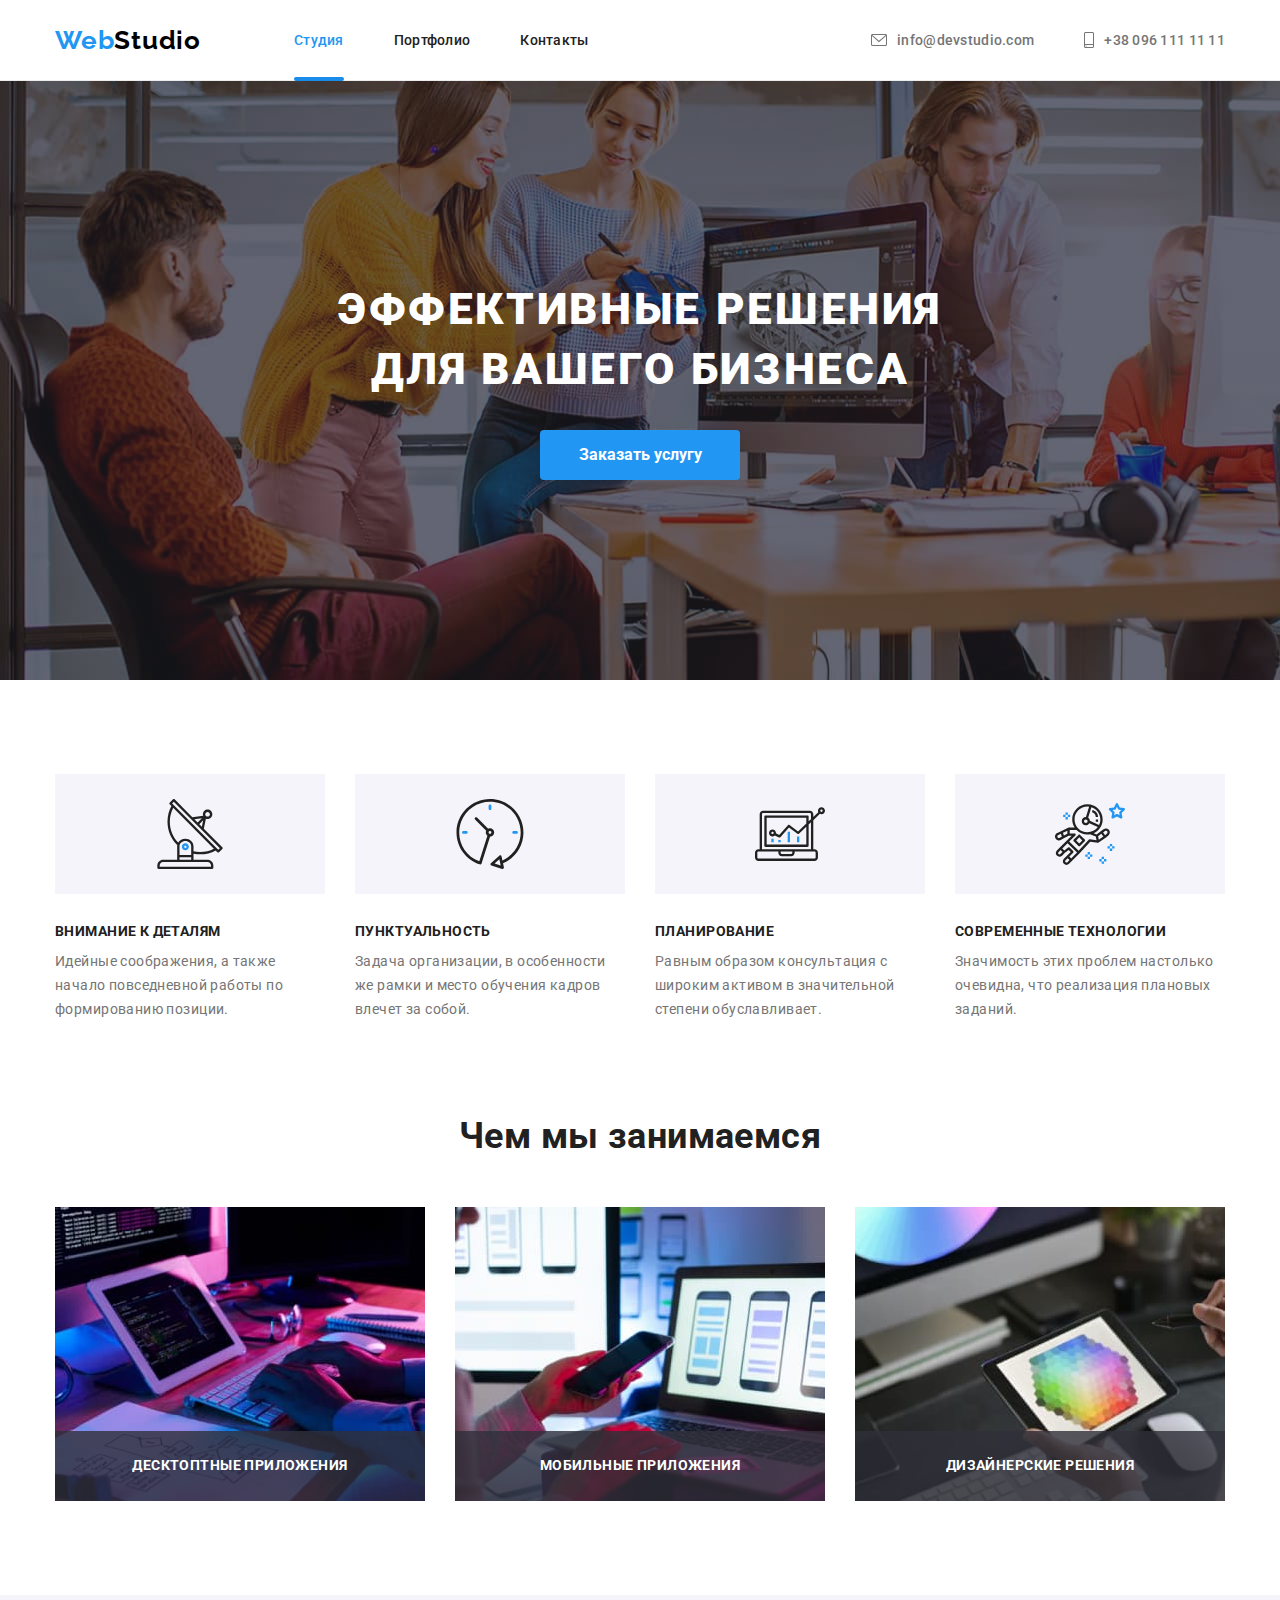
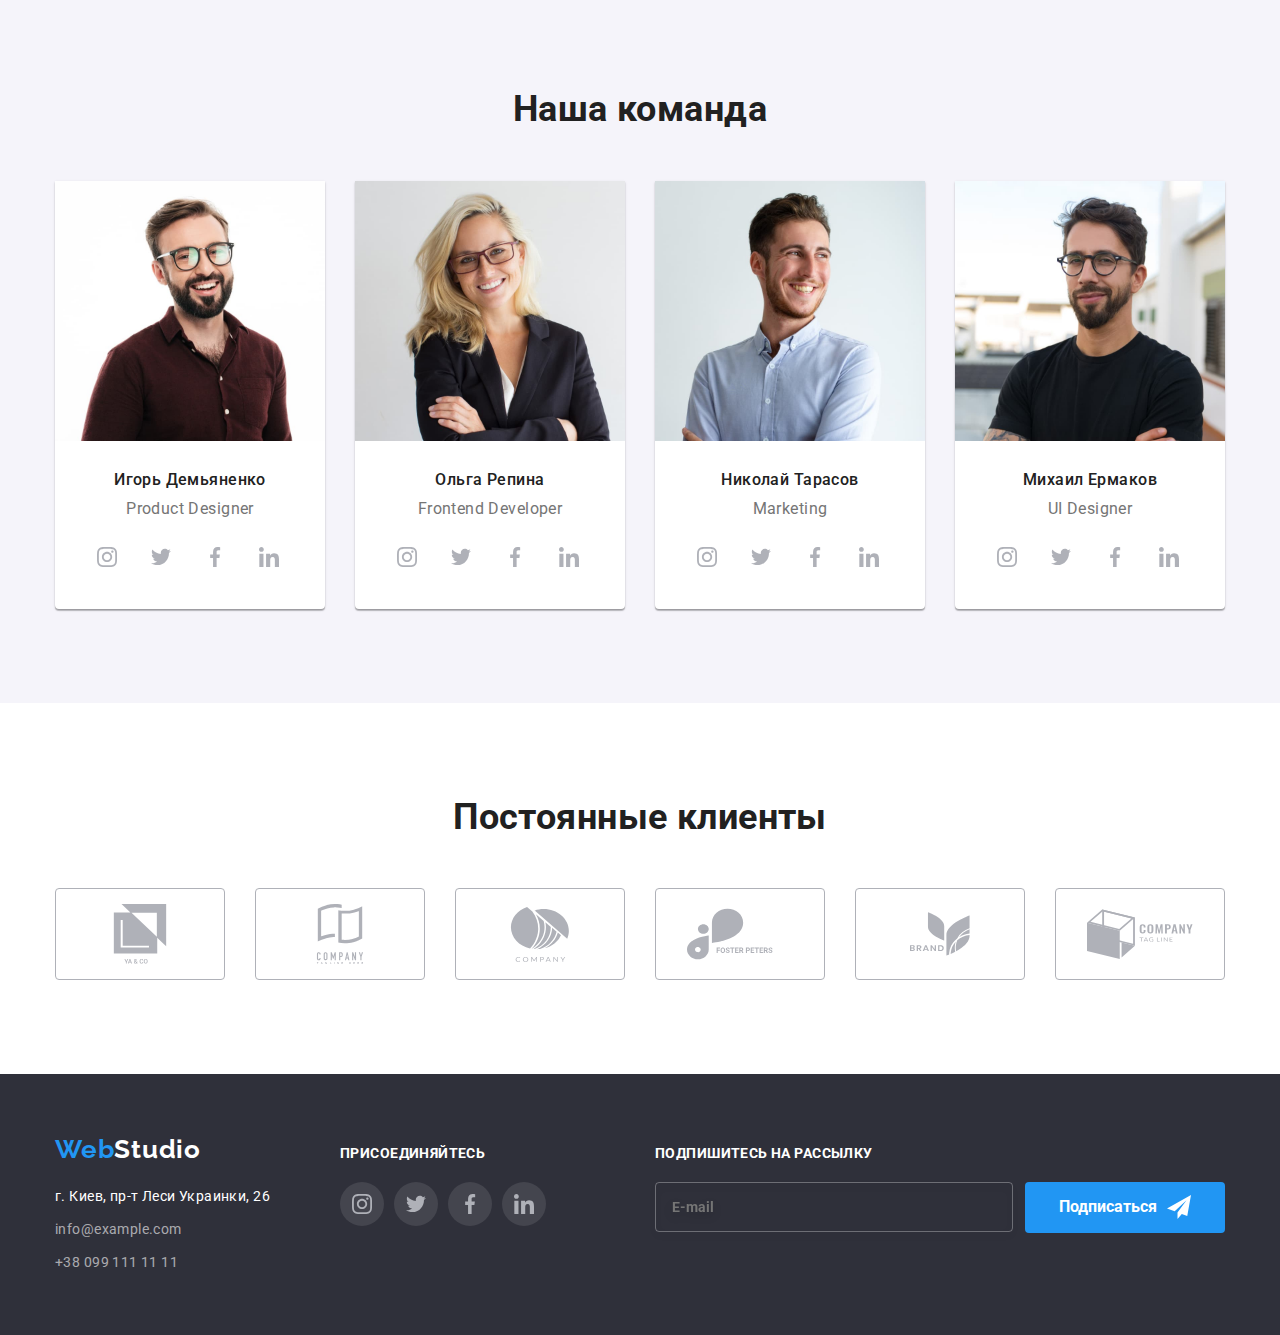
<file: index.html>
<!DOCTYPE html>
<html lang="ru">
  <head>
    <meta charset="UTF-8" />
    <meta http-equiv="X-UA-Compatible" content="IE=edge" />
    <meta name="viewport" content="width=device-width, initial-scale=1.0" />
    <title>Document</title>
    <link rel="preconnect" href="https://fonts.googleapis.com" />
    <link rel="preconnect" href="https://fonts.gstatic.com" crossorigin />
    <link
      href="https://fonts.googleapis.com/css2?family=Raleway:wght@700&family=Roboto:wght@400;500;700;900&display=swap"
      rel="stylesheet"
    />
    <link rel="stylesheet" href="./css/main.min.css" />
  </head>
  <body>
    <!-- Header -->
    <header class="header">
      <div class="container header__container">
        <a class="logo__header" href="./index.html">Web<span class="logo__black">Studio</span></a>
        <nav class="nav">
          <ul class="nav__list">
            <li class="nav__item">
              <a class="header__link current" href="./index.html">Студия</a>
            </li>
            <li class="nav__item">
              <a class="header__link" href="./portfolio.html">Портфолио</a>
            </li>
            <li class="nav__item">
              <a class="header__link" href="">Контакты</a>
            </li>
          </ul>
        </nav>
        <ul class="auth__list">
          <li class="auth__item">
            <a class="header__link" href="mailto:info@devstudio.com">
              <svg class="icon__mail">
                <use href="./images/icons.svg#icon-mail"></use>
              </svg>
              info@devstudio.com</a
            >
          </li>
          <li class="auth__item">
            <a class="header__link" href="tel:+380961111111">
              <svg class="icon__phone">
                <use href="./images/icons.svg#icon-phone"></use>
              </svg>
              +38 096 111 11 11</a
            >
          </li>
        </ul>
      </div>
    </header>

    <!-- Main -->
    <main>
      <!-- Hero -->

      <section class="hero">
        <div class="container">
          <h1 class="hero__title">Эффективные решения для вашего бизнеса</h1>
          <button class="button" type="button" data-modal-open>Заказать услугу</button>
        </div>
      </section>

      <!-- About us -->
      <section class="section about__section">
        <h2 class="visually--hidden">Особенности</h2>
        <div class="container">
          <ul class="about__list card__set">
            <li class="about__item card__item">
              <div class="about__icons">
                <svg class="about__icon">
                  <use href="./images/icons.svg#icon-antenna"></use>
                </svg>
              </div>
              <h3 class="about__title">Внимание к деталям</h3>
              <p>
                Идейные соображения, а также начало повседневной работы по формированию позиции.
              </p>
            </li>
            <li class="about__item card__item">
              <div class="about__icons">
                <svg class="about__icon">
                  <use href="./images/icons.svg#icon-clock"></use>
                </svg>
              </div>
              <h3 class="about__title">Пунктуальность</h3>
              <p>
                Задача организации, в особенности же рамки и место обучения кадров влечет за собой.
              </p>
            </li>

            <li class="about__item card__item">
              <div class="about__icons">
                <svg class="about__icon">
                  <use href="./images/icons.svg#icon-diagram"></use>
                </svg>
              </div>
              <h3 class="about__title">Планирование</h3>
              <p>
                Равным образом консультация с широким активом в значительной степени обуславливает.
              </p>
            </li>
            <li class="about__item card__item">
              <div class="about__icons">
                <svg class="about__icon">
                  <use href="./images/icons.svg#icon-astronaut"></use>
                </svg>
              </div>
              <h3 class="about__title">Современные технологии</h3>
              <p>Значимость этих проблем настолько очевидна, что реализация плановых заданий.</p>
            </li>
          </ul>
        </div>
      </section>

      <!-- Works -->
      <section class="section section__work">
        <div class="container">
          <h2 class="section__title">Чем мы занимаемся</h2>
          <ul class="work__list card__set">
            <li class="work__item card__item">
              <img src="./images/box1.jpg" width="370" height="294" alt="Разработка" />
              <div class="work__variant">
                <p class="work__title">ДЕСКТОПТНЫЕ ПРИЛОЖЕНИЯ</p>
              </div>
            </li>
            <li class="work__item card__item">
              <img src="./images/box2.jpg" width="370" height="294" alt="Поддержка" />
              <div class="work__variant">
                <p class="work__title">МОБИЛЬНЫЕ ПРИЛОЖЕНИЯ</p>
              </div>
            </li>
            <li class="work__item card__item">
              <img src="./images/box3.jpg" width="370" height="294" alt="Дизайн" />
              <div class="work__variant">
                <p class="work__title">ДИЗАЙНЕРСКИЕ РЕШЕНИЯ</p>
              </div>
            </li>
          </ul>
        </div>
      </section>

      <!-- Team -->
      <section class="section section__team">
        <div class="container">
          <h2 class="section__title">Наша команда</h2>
          <ul class="team__list card__set">
            <li class="team__item card__item">
              <img src="./images/team1.jpg" width="270" height="260" alt="Product Designer photo" />
              <div class="team__wrapper">
                <h3 class="team__title">Игорь Демьяненко</h3>
                <p class="team__position">Product Designer</p>
                <ul class="social__list">
                  <li class="social__item">
                    <a
                      class="social__link"
                      href=""
                      target="_blank"
                      rel="noopener noreferrer nofollow"
                    >
                      <svg class="social__icon">
                        <use href="./images/icons.svg#icon-instagram"></use>
                      </svg>
                    </a>
                  </li>
                  <li class="social__item">
                    <a
                      class="social__link"
                      href=""
                      target="_blank"
                      rel="noopener noreferrer nofollow"
                    >
                      <svg class="social__icon">
                        <use href="./images/icons.svg#icon-twitter"></use>
                      </svg>
                    </a>
                  </li>
                  <li class="social__item">
                    <a
                      class="social__link"
                      href=""
                      target="_blank"
                      rel="noopener noreferrer nofollow"
                    >
                      <svg class="social__icon">
                        <use href="./images/icons.svg#icon-facebook"></use>
                      </svg>
                    </a>
                  </li>
                  <li class="social__item">
                    <a
                      class="social__link"
                      href=""
                      target="_blank"
                      rel="noopener noreferrer nofollow"
                    >
                      <svg class="social__icon">
                        <use href="./images/icons.svg#icon-linkedin"></use>
                      </svg>
                    </a>
                  </li>
                </ul>
              </div>
            </li>
            <li class="team__item card__item">
              <img
                src="./images/team2.jpg"
                width="270"
                height="260"
                alt="Frontend Developer photo"
              />
              <div class="team__wrapper">
                <h3 class="team__title">Ольга Репина</h3>
                <p class="team__position">Frontend Developer</p>
                <ul class="social__list">
                  <li class="social__item">
                    <a
                      class="social__link"
                      href=""
                      target="_blank"
                      rel="noopener noreferrer nofollow"
                    >
                      <svg class="social__icon">
                        <use href="./images/icons.svg#icon-instagram"></use>
                      </svg>
                    </a>
                  </li>
                  <li class="social__item">
                    <a
                      class="social__link"
                      href=""
                      target="_blank"
                      rel="noopener noreferrer nofollow"
                    >
                      <svg class="social__icon">
                        <use href="./images/icons.svg#icon-twitter"></use>
                      </svg>
                    </a>
                  </li>
                  <li class="social__item">
                    <a
                      class="social__link"
                      href=""
                      target="_blank"
                      rel="noopener noreferrer nofollow"
                    >
                      <svg class="social__icon">
                        <use href="./images/icons.svg#icon-facebook"></use>
                      </svg>
                    </a>
                  </li>
                  <li class="social__item">
                    <a
                      class="social__link"
                      href=""
                      target="_blank"
                      rel="noopener noreferrer nofollow"
                    >
                      <svg class="social__icon">
                        <use href="./images/icons.svg#icon-linkedin"></use>
                      </svg>
                    </a>
                  </li>
                </ul>
              </div>
            </li>
            <li class="team__item card__item">
              <img src="./images/team3.jpg" width="270" height="260" alt="Marketing photo" />
              <div class="team__wrapper">
                <h3 class="team__title">Николай Тарасов</h3>
                <p class="team__position">Marketing</p>
                <ul class="social__list">
                  <li class="social__item">
                    <a
                      class="social__link"
                      href=""
                      target="_blank"
                      rel="noopener noreferrer nofollow"
                    >
                      <svg class="social__icon">
                        <use href="./images/icons.svg#icon-instagram"></use>
                      </svg>
                    </a>
                  </li>
                  <li class="social__item">
                    <a
                      class="social__link"
                      href=""
                      target="_blank"
                      rel="noopener noreferrer nofollow"
                    >
                      <svg class="social__icon">
                        <use href="./images/icons.svg#icon-twitter"></use>
                      </svg>
                    </a>
                  </li>
                  <li class="social__item">
                    <a
                      class="social__link"
                      href=""
                      target="_blank"
                      rel="noopener noreferrer nofollow"
                    >
                      <svg class="social__icon">
                        <use href="./images/icons.svg#icon-facebook"></use>
                      </svg>
                    </a>
                  </li>
                  <li class="social__item">
                    <a
                      class="social__link"
                      href=""
                      target="_blank"
                      rel="noopener noreferrer nofollow"
                    >
                      <svg class="social__icon">
                        <use href="./images/icons.svg#icon-linkedin"></use>
                      </svg>
                    </a>
                  </li>
                </ul>
              </div>
            </li>
            <li class="team__item card__item">
              <img src="./images/team4.jpg" width="270" height="260" alt="UI Designer photo" />
              <div class="team__wrapper">
                <h3 class="team__title">Михаил Ермаков</h3>
                <p class="team__position">UI Designer</p>
                <ul class="social__list">
                  <li class="social__item">
                    <a
                      class="social__link"
                      href=""
                      target="_blank"
                      rel="noopener noreferrer nofollow"
                    >
                      <svg class="social__icon">
                        <use href="./images/icons.svg#icon-instagram"></use>
                      </svg>
                    </a>
                  </li>
                  <li class="social__item">
                    <a
                      class="social__link"
                      href=""
                      target="_blank"
                      rel="noopener noreferrer nofollow"
                    >
                      <svg class="social__icon">
                        <use href="./images/icons.svg#icon-twitter"></use>
                      </svg>
                    </a>
                  </li>
                  <li class="social__item">
                    <a
                      class="social__link"
                      href=""
                      target="_blank"
                      rel="noopener noreferrer nofollow"
                    >
                      <svg class="social__icon">
                        <use href="./images/icons.svg#icon-facebook"></use>
                      </svg>
                    </a>
                  </li>
                  <li class="social__item">
                    <a
                      class="social__link"
                      href=""
                      target="_blank"
                      rel="noopener noreferrer nofollow"
                    >
                      <svg class="social__icon">
                        <use href="./images/icons.svg#icon-linkedin"></use>
                      </svg>
                    </a>
                  </li>
                </ul>
              </div>
            </li>
          </ul>
        </div>
      </section>

      <!-- Clients -->
      <section class="section clients">
        <div class="container">
          <h2 class="section__title">Постоянные клиенты</h2>
          <ul class="clients__list card__set">
            <li class="clients__item card__item">
              <a class="clients__link" href="" target="_blank" rel="noopener noreferrer nofollow">
                <svg class="clients__icon">
                  <use href="./images/icons.svg#icon-client1"></use>
                </svg>
              </a>
            </li>
            <li class="clients__item card__item">
              <a class="clients__link" href="" target="_blank" rel="noopener noreferrer nofollow">
                <svg class="clients__icon">
                  <use href="./images/icons.svg#icon-client2"></use>
                </svg>
              </a>
            </li>
            <li class="clients__item card__item">
              <a class="clients__link" href="" target="_blank" rel="noopener noreferrer nofollow">
                <svg class="clients__icon">
                  <use href="./images/icons.svg#icon-client3"></use>
                </svg>
              </a>
            </li>
            <li class="clients__item card__item">
              <a class="clients__link" href="" target="_blank" rel="noopener noreferrer nofollow">
                <svg class="clients__icon">
                  <use href="./images/icons.svg#icon-client4"></use>
                </svg>
              </a>
            </li>
            <li class="clients__item card__item">
              <a class="clients__link" href="" target="_blank" rel="noopener noreferrer nofollow">
                <svg class="clients__icon">
                  <use href="./images/icons.svg#icon-client5"></use>
                </svg>
              </a>
            </li>
            <li class="clients__item card__item">
              <a class="clients__link" href="" target="_blank" rel="noopener noreferrer nofollow">
                <svg class="clients__icon">
                  <use href="./images/icons.svg#icon-client6"></use>
                </svg>
              </a>
            </li>
          </ul>
        </div>
      </section>
    </main>

    <!-- Footer -->

    <footer class="footer">
      <div class="container">
        <div class="footer__item">
          <a class="footer__link logo__footer" href="./index.html"
            >Web<span class="logo__white">Studio</span></a
          >
          <address class="address">
            <ul class="address__list">
              <li class="address__item">
                <a
                  class="footer__link--info"
                  href="https://goo.gl/maps/AMvUKNJv9h5WxEZ98"
                  target="_blank"
                  rel="noopener noreferrer nofollow"
                  >г. Киев, пр-т Леси Украинки, 26</a
                >
              </li>
              <li class="address__item">
                <a class="footer__link--info" href="mailto:info@example.com">info@example.com</a>
              </li>
              <li class="address__item">
                <a class="footer__link--info" href="tel:+380991111111">+38 099 111 11 11</a>
              </li>
            </ul>
          </address>
        </div>
        <div class="footer__item social">
          <h2 class="social__title">ПРИСОЕДИНЯЙТЕСЬ</h2>
          <ul class="social__list">
            <li class="social__item">
              <a class="social__link" href="" target="_blank" rel="noopener noreferrer nofollow">
                <svg class="social__icon">
                  <use href="./images/icons.svg#icon-instagram"></use>
                </svg>
              </a>
            </li>
            <li class="social__item">
              <a class="social__link" href="" target="_blank" rel="noopener noreferrer nofollow">
                <svg class="social__icon">
                  <use href="./images/icons.svg#icon-twitter"></use>
                </svg>
              </a>
            </li>
            <li class="social__item">
              <a class="social__link" href="" target="_blank" rel="noopener noreferrer nofollow">
                <svg class="social__icon">
                  <use href="./images/icons.svg#icon-facebook"></use>
                </svg>
              </a>
            </li>
            <li class="social__item">
              <a class="social__link" href="" target="_blank" rel="noopener noreferrer nofollow">
                <svg class="social__icon">
                  <use href="./images/icons.svg#icon-linkedin"></use>
                </svg>
              </a>
            </li>
          </ul>
        </div>
        <div class="footer__item subscribe">
          <form class="submit js-speaker-form">
            <label class="submit__label" for="mail">подпишитесь на рассылку</label>
            <div class="subscribe">
              <input
                class="submit__input"
                type="email"
                name="mail"
                id="mail"
                placeholder="E-mail"
              />
              <button class="button" type="submit">
                Подписаться
                <svg class="submit__icon">
                  <use href="./images/icons.svg#icon-subscribe"></use>
                </svg>
              </button>
            </div>
          </form>
        </div>
      </div>
    </footer>

    <div class="backdrop is-hidden" data-modal>
      <div class="modal">
        <button class="button__exit" data-modal-close>
          <svg class="icon__exit">
            <use href="./images/icons.svg#icon-exit"></use>
          </svg>
        </button>
        <p class="modal__title">Оставьте свои данные, мы вам перезвоним</p>
        <div>
          <form class="modal__form js-speaker-form">
            <ul class="modal__list">
              <li class="modal__item">
                <label for="text">
                  <input class="modal__input" type="text" id="text" placeholder="" />
                  <svg class="modal__icon">
                    <use href="./images/icons.svg#icon-modal-name"></use>
                  </svg>
                  <span class="modal__name">Имя</span>
                </label>
              </li>
              <li class="modal__item">
                <label for="tel">
                  <input class="modal__input" type="tel" id="tel" placeholder="" />
                  <svg class="modal__icon">
                    <use href="./images/icons.svg#icon-modal-phone"></use>
                  </svg>
                  <span class="modal__name">Телефон</span>
                </label>
              </li>
              <li class="modal__item">
                <label for="mail-modal">
                  <input class="modal__input" type="email" id="mail-modal" placeholder="" />
                  <svg class="modal__icon">
                    <use href="./images/icons.svg#icon-modal-mail"></use>
                  </svg>
                  <span class="modal__name">Почта</span>
                </label>
              </li>
              <li class="modal__item">
                <span>
                  <label class="coment" for="coment">
                    <span class="modal__name">Комментарий</span>
                    <textarea
                      class="modal__textarea"
                      name="coment"
                      id="coment"
                      placeholder="Введите текст"
                    ></textarea>
                  </label>
                </span>
              </li>
            </ul>
            <div class="confirmation">
              <label class="confirmation__label" for="confirmation">
                <input
                  class="confirmation__checkbox"
                  type="checkbox"
                  name="confirm"
                  id="confirmation"
                />
                <span class="checkbox__icon"></span>Соглашаюсь с рассылкой и принимаю<a
                  href=""
                  target="_blank"
                  rel="noopener noreferrer nofollow"
                  class="confirmation__link"
                  >Условия договора</a
                >
              </label>
            </div>
            <button class="button" type="submit">Отправить</button>
          </form>
        </div>
      </div>
    </div>

    <script src="./js/modal.js"></script>
    <script>
      const { height: pageHeaderHeight } = document
        .querySelector('.header .container')
        .getBoundingClientRect();

      document.body.style.paddingTop = `${pageHeaderHeight}px`;
    </script>
    <script>
      (() => {
        document.querySelector('.js-speaker-form').addEventListener('submit', e => {
          e.preventDefault();

          new FormData(e.currentTarget).forEach((value, name) => console.log(`${name}: ${value}`));
        });
      })();
    </script>
  </body>
</html>
</file>
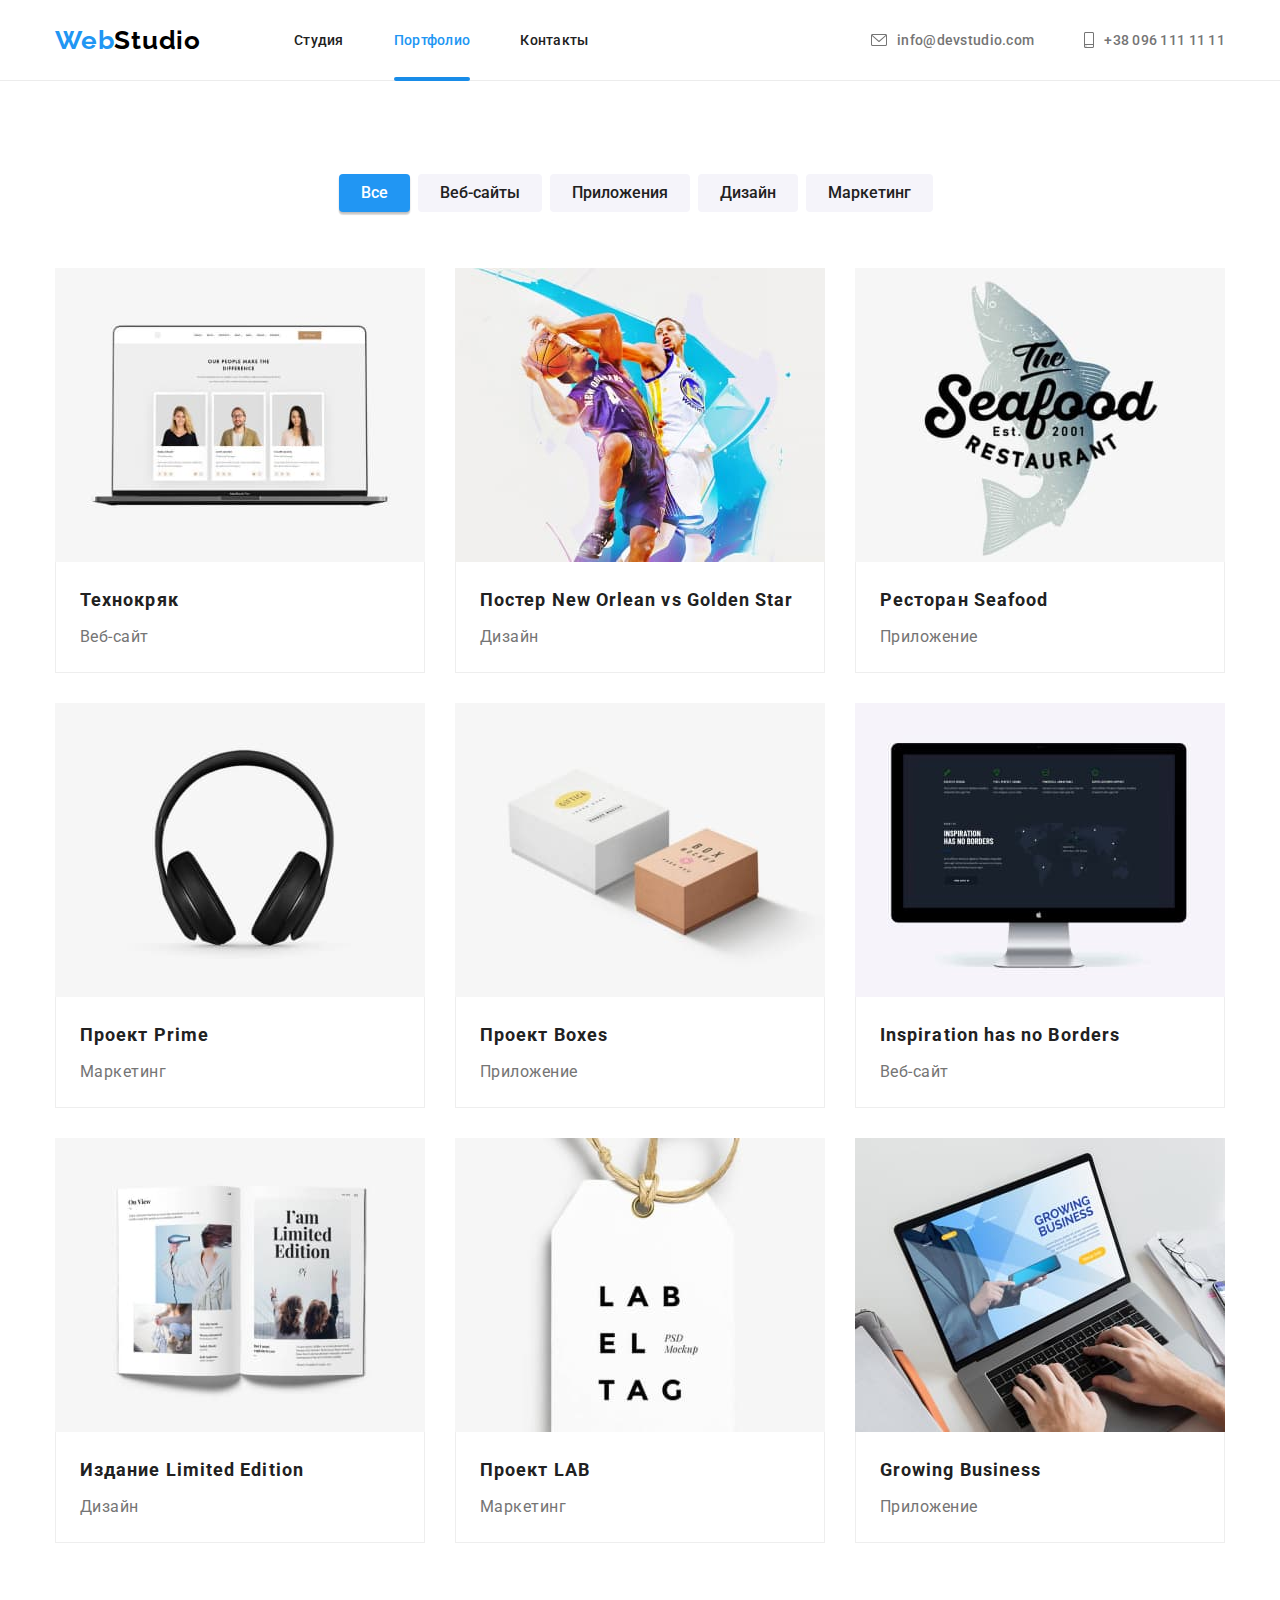
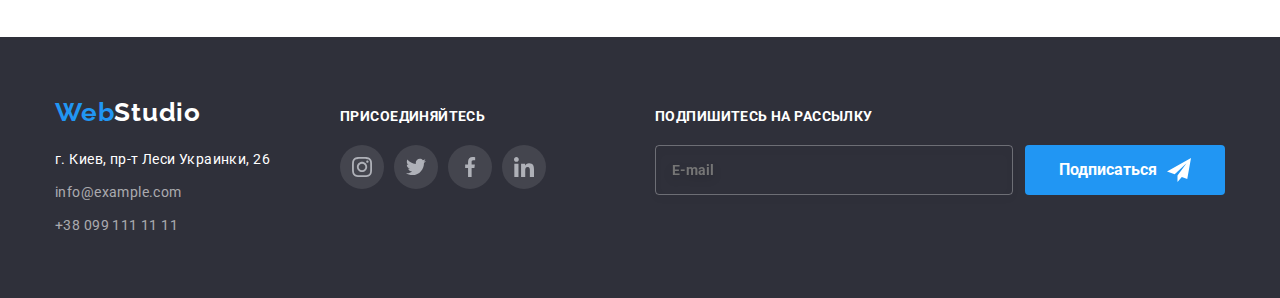
<file: portfolio.html>
<!DOCTYPE html>
<html lang="ru">
  <head>
    <meta charset="UTF-8" />
    <meta http-equiv="X-UA-Compatible" content="IE=edge" />
    <meta name="viewport" content="width=device-width, initial-scale=1.0" />
    <title>Document</title>
    <link rel="preconnect" href="https://fonts.googleapis.com" />
    <link rel="preconnect" href="https://fonts.gstatic.com" crossorigin />
    <link
      href="https://fonts.googleapis.com/css2?family=Raleway:wght@700&family=Roboto:wght@400;500;700;900&display=swap"
      rel="stylesheet"
    />
    <link rel="stylesheet" href="./css/portfolio.min.css" />
  </head>
  <body>
    <!-- Header -->
    <header class="header">
      <div class="container header__container">
        <a class="logo__header link logo" href="./index.html"
          >Web<span class="logo__black">Studio</span></a
        >
        <nav class="nav">
          <ul class="list nav__list">
            <li class="nav__item">
              <a class="header__link" href="./index.html">Студия</a>
            </li>
            <li class="nav__item">
              <a class="header__link current" href="./portfolio.html">Портфолио</a>
            </li>
            <li class="nav__item">
              <a class="header__link" href="">Контакты</a>
            </li>
          </ul>
        </nav>
        <ul class="list auth__list">
          <li class="auth__item">
            <a class="header__link" href="mailto:info@devstudio.com">
              <svg class="icon__mail">
                <use href="./images/icons.svg#icon-mail"></use>
              </svg>
              info@devstudio.com</a
            >
          </li>
          <li class="auth__item">
            <a class="header__link" href="tel:+380961111111">
              <svg class="icon__phone">
                <use href="./images/icons.svg#icon-phone"></use>
              </svg>
              +38 096 111 11 11</a
            >
          </li>
        </ul>
      </div>
    </header>

    <!-- Main -->

    <main>
      <h1 class="visually--hidden">Наше Портфолио</h1>
      <!-- Button -->

      <section class="section">
        <div class="container filter__container">
          <ul class="list filter__list">
            <li class="filter__items">
              <button class="filter__button filter__active">Все</button>
            </li>
            <li class="filter__items">
              <button class="filter__button">Веб-сайты</button>
            </li>
            <li class="filter__items">
              <button class="filter__button">Приложения</button>
            </li>
            <li class="filter__items">
              <button class="filter__button">Дизайн</button>
            </li>
            <li class="filter__items">
              <button class="filter__button">Маркетинг</button>
            </li>
          </ul>
        </div>

        <!-- Catalog -->
        <div class="container">
          <h2 class="visually--hidden">Варианты наших работ</h2>
          <ul class="catalog__list card__set">
            <li class="card__item">
              <a class="catalog__link" href="" target="_blank" rel="noopener noreferrer nofollow">
                <div class="catalog__img">
                  <img src="./images/option1.jpg" width="370" height="294" alt="Технокряк" />
                  <p class="catalog__description">
                    Ресурс предлагает комплексные предложения с разным уровнем функционала и
                    сервисов. Все это позволит посетителю получить исчерпывающие сведения о компании
                    или частном лице.
                  </p>
                </div>
                <div class="catalog__variant">
                  <h3 class="catalog__title">Технокряк</h3>
                  <p class="catalog__position">Веб-сайт</p>
                </div>
              </a>
            </li>
            <li class="card__item">
              <a class="catalog__link" href="" target="_blank" rel="noopener noreferrer nofollow">
                <div class="catalog__img">
                  <img src="./images/option2.jpg" width="370" height="294" alt="Постер NBA" />
                  <p class="catalog__description">
                    Ресурс предлагает комплексные предложения с разным уровнем функционала и
                    сервисов. Все это позволит посетителю получить исчерпывающие сведения о компании
                    или частном лице.
                  </p>
                </div>
                <div class="catalog__variant">
                  <h3 class="catalog__title">Постер New Orlean vs Golden Star</h3>
                  <p class="catalog__position">Дизайн</p>
                </div>
              </a>
            </li>
            <li class="card__item">
              <a class="catalog__link" href="" target="_blank" rel="noopener noreferrer nofollow">
                <div class="catalog__img">
                  <img src="./images/option3.jpg" width="370" height="294" alt="Ресторан Seafood" />
                  <p class="catalog__description">
                    Ресурс предлагает комплексные предложения с разным уровнем функционала и
                    сервисов. Все это позволит посетителю получить исчерпывающие сведения о компании
                    или частном лице.
                  </p>
                </div>
                <div class="catalog__variant">
                  <h3 class="catalog__title">Ресторан Seafood</h3>
                  <p class="catalog__position">Приложение</p>
                </div>
              </a>
            </li>
            <li class="card__item">
              <a class="catalog__link" href="" target="_blank" rel="noopener noreferrer nofollow">
                <div class="catalog__img">
                  <img src="./images/option4.jpg" width="370" height="294" alt="Проект Prime" />
                  <p class="catalog__description">
                    Ресурс предлагает комплексные предложения с разным уровнем функционала и
                    сервисов. Все это позволит посетителю получить исчерпывающие сведения о компании
                    или частном лице.
                  </p>
                </div>
                <div class="catalog__variant">
                  <h3 class="catalog__title">Проект Prime</h3>
                  <p class="catalog__position">Маркетинг</p>
                </div>
              </a>
            </li>
            <li class="card__item">
              <a class="catalog__link" href="" target="_blank" rel="noopener noreferrer nofollow">
                <div class="catalog__img">
                  <img src="./images/option5.jpg" width="370" height="294" alt="Проект Boxes" />
                  <p class="catalog__description">
                    Ресурс предлагает комплексные предложения с разным уровнем функционала и
                    сервисов. Все это позволит посетителю получить исчерпывающие сведения о компании
                    или частном лице.
                  </p>
                </div>
                <div class="catalog__variant">
                  <h3 class="catalog__title">Проект Boxes</h3>
                  <p class="catalog__position">Приложение</p>
                </div>
              </a>
            </li>
            <li class="card__item">
              <a class="catalog__link" href="" target="_blank" rel="noopener noreferrer nofollow">
                <div class="catalog__img">
                  <img
                    src="./images/option6.jpg"
                    width="370"
                    height="294"
                    alt="Inspiration has no Borders"
                  />
                  <p class="catalog__description">
                    Ресурс предлагает комплексные предложения с разным уровнем функционала и
                    сервисов. Все это позволит посетителю получить исчерпывающие сведения о компании
                    или частном лице.
                  </p>
                </div>
                <div class="catalog__variant">
                  <h3 class="catalog__title">Inspiration has no Borders</h3>
                  <p class="catalog__position">Веб-сайт</p>
                </div>
              </a>
            </li>
            <li class="card__item">
              <a class="catalog__link" href="" target="_blank" rel="noopener noreferrer nofollow">
                <div class="catalog__img">
                  <img
                    src="./images/option7.jpg"
                    width="370"
                    height="294"
                    alt="Издание Limited Edition"
                  />
                  <p class="catalog__description">
                    Ресурс предлагает комплексные предложения с разным уровнем функционала и
                    сервисов. Все это позволит посетителю получить исчерпывающие сведения о компании
                    или частном лице.
                  </p>
                </div>
                <div class="catalog__variant">
                  <h3 class="catalog__title">Издание Limited Edition</h3>
                  <p class="catalog__position">Дизайн</p>
                </div>
              </a>
            </li>
            <li class="card__item">
              <a class="catalog__link" href="" target="_blank" rel="noopener noreferrer nofollow">
                <div class="catalog__img">
                  <img src="./images/option8.jpg" width="370" height="294" alt="Проект LAB" />
                  <p class="catalog__description">
                    Ресурс предлагает комплексные предложения с разным уровнем функционала и
                    сервисов. Все это позволит посетителю получить исчерпывающие сведения о компании
                    или частном лице.
                  </p>
                </div>
                <div class="catalog__variant">
                  <h3 class="catalog__title">Проект LAB</h3>
                  <p class="catalog__position">Маркетинг</p>
                </div>
              </a>
            </li>
            <li class="card__item">
              <a class="catalog__link" href="" target="_blank" rel="noopener noreferrer nofollow">
                <div class="catalog__img">
                  <img src="./images/option9.jpg" width="370" height="294" alt="Growing Business" />
                  <p class="catalog__description">
                    Ресурс предлагает комплексные предложения с разным уровнем функционала и
                    сервисов. Все это позволит посетителю получить исчерпывающие сведения о компании
                    или частном лице.
                  </p>
                </div>
                <div class="catalog__variant">
                  <h3 class="catalog__title">Growing Business</h3>
                  <p class="catalog__position">Приложение</p>
                </div>
              </a>
            </li>
          </ul>
        </div>
      </section>
    </main>
    <!-- Footer -->

    <footer class="footer">
      <div class="container">
        <div class="footer__item">
          <a class="footer__link logo__footer" href="./index.html"
            >Web<span class="logo__white">Studio</span></a
          >
          <address class="address">
            <ul class="address__list">
              <li class="address__item">
                <a
                  class="footer__link--info"
                  href="https://goo.gl/maps/AMvUKNJv9h5WxEZ98"
                  target="_blank"
                  rel="noopener noreferrer nofollow"
                  >г. Киев, пр-т Леси Украинки, 26</a
                >
              </li>
              <li class="address__item">
                <a class="footer__link--info" href="mailto:info@example.com">info@example.com</a>
              </li>
              <li class="address__item">
                <a class="footer__link--info" href="tel:+380991111111">+38 099 111 11 11</a>
              </li>
            </ul>
          </address>
        </div>
        <div class="footer__item social">
          <h2 class="social__title">ПРИСОЕДИНЯЙТЕСЬ</h2>
          <ul class="social__list">
            <li class="social__item">
              <a
                class="social__link"
                href=""
                target="_blank"
                rel="noopener noreferrer nofollow"
              >
                <svg class="social__icon">
                  <use href="./images/icons.svg#icon-instagram"></use>
                </svg>
              </a>
            </li>
            <li class="social__item">
              <a
                class="social__link"
                href=""
                target="_blank"
                rel="noopener noreferrer nofollow"
              >
                <svg class="social__icon">
                  <use href="./images/icons.svg#icon-twitter"></use>
                </svg>
              </a>
            </li>
            <li class="social__item">
              <a
                class="social__link"
                href=""
                target="_blank"
                rel="noopener noreferrer nofollow"
              >
                <svg class="social__icon">
                  <use href="./images/icons.svg#icon-facebook"></use>
                </svg>
              </a>
            </li>
            <li class="social__item">
              <a
                class="social__link"
                href=""
                target="_blank"
                rel="noopener noreferrer nofollow"
              >
                <svg class="social__icon">
                  <use href="./images/icons.svg#icon-linkedin"></use>
                </svg>
              </a>
            </li>
          </ul>
        </div>
        <div class="footer__item subscribe">
          <form class="submit js-speaker-form">
            <label class="submit__label social-title" for="mail">подпишитесь на рассылку</label>
            <div class="subscribe">
              <input class="submit__input" type="email" name="mail" id="mail" placeholder="E-mail" />
              <button class="button" type="submit">
                Подписаться
                <svg class="submit__icon">
                  <use href="./images/icons.svg#icon-subscribe"></use>
                </svg>
              </button>
            </div>
          </form>
        </div>
      </div>
    </footer>


    
    <script>
      const { height: pageHeaderHeight } = document
        .querySelector('.header .container')
        .getBoundingClientRect();

      document.body.style.paddingTop = `${pageHeaderHeight}px`;
    </script>
    <script>
      (() => {
        document.querySelector('.js-speaker-form').addEventListener('submit', e => {
          e.preventDefault();

          new FormData(e.currentTarget).forEach((value, name) => console.log(`${name}: ${value}`));
        });
      })();
    </script>
  </body>
</html>
</file>
<file: css/main.min.css>
.button{display:-webkit-box;display:-ms-flexbox;display:flex;-webkit-box-pack:center;-ms-flex-pack:center;justify-content:center;-webkit-box-align:center;-ms-flex-align:center;align-items:center;font-family:'Roboto';font-style:normal;margin-left:auto;margin-right:auto;padding:10px 32px;cursor:pointer;min-width:200px;font-weight:700;font-size:16px;line-height:1.88;background-color:var(--accent-text-color);color:var(--third-color-text);border:none;border-radius:4px;-webkit-transition:background-color var(--transition);transition:background-color var(--transition)}.button:hover,.button:focus{background-color:var(--accent-bg-color)}.button__exit{position:absolute;display:-webkit-box;display:-ms-flexbox;display:flex;-webkit-box-pack:center;-ms-flex-pack:center;justify-content:center;-webkit-box-align:center;-ms-flex-align:center;align-items:center;top:8px;right:8px;height:30px;width:30px;border-radius:50%;border:1px solid rgba(0,0,0,0.1)}.button__exit:hover .icon__exit{fill:var(--accent-text-color)}.button__exit:focus .icon__exit{fill:var(--accent-text-color)}/*! modern-normalize v0.6.0 | MIT License | https://github.com/sindresorhus/modern-normalize */*,*::before,*::after{-webkit-box-sizing:border-box;box-sizing:border-box}:root{-moz-tab-size:4;-o-tab-size:4;tab-size:4}html{line-height:1.15;-webkit-text-size-adjust:100%}body{margin:0}body{font-family:system-ui,-apple-system,"Segoe UI",Roboto,Helvetica,Arial,sans-serif,"Apple Color Emoji","Segoe UI Emoji"}hr{height:0}abbr[title]{-webkit-text-decoration:underline dotted;text-decoration:underline dotted}b,strong{font-weight:bolder}code,kbd,samp,pre{font-family:SFMono-Regular, Consolas, "Liberation Mono", Menlo, monospace;font-size:1em}small{font-size:80%}sub,sup{font-size:75%;line-height:0;position:relative;vertical-align:baseline}sub{bottom:-0.25em}sup{top:-0.5em}button,input,optgroup,select,textarea{font-family:inherit;font-size:100%;line-height:1.15;margin:0}button,select{text-transform:none}button,[type="button"],[type="reset"],[type="submit"]{-webkit-appearance:button}button::-moz-focus-inner,[type="button"]::-moz-focus-inner,[type="reset"]::-moz-focus-inner,[type="submit"]::-moz-focus-inner{border-style:none;padding:0}button:-moz-focusring,[type="button"]:-moz-focusring,[type="reset"]:-moz-focusring,[type="submit"]:-moz-focusring{outline:1px dotted ButtonText}fieldset{padding:0.35em 0.75em 0.625em}legend{padding:0}progress{vertical-align:baseline}[type="number"]::-webkit-inner-spin-button,[type="number"]::-webkit-outer-spin-button{height:auto}[type="search"]{-webkit-appearance:textfield;outline-offset:-2px}[type="search"]::-webkit-search-decoration{-webkit-appearance:none}::-webkit-file-upload-button{-webkit-appearance:button;font:inherit}summary{display:list-item}.social__list,.modal__list,.nav__list,.auth__list,.about__list,.clients__list,.address__list,.team__list,.work__list{list-style:none}.logo__header,.clients__link,.footer__link,.footer__link--info,.header__link{text-decoration:none}.social__list{display:-webkit-box;display:-ms-flexbox;display:flex;-webkit-box-align:center;-ms-flex-align:center;align-items:center}.social__item:not(:last-child){margin-right:10px}.social__link{display:-webkit-box;display:-ms-flexbox;display:flex;-webkit-box-pack:center;-ms-flex-pack:center;justify-content:center;-webkit-box-align:center;-ms-flex-align:center;align-items:center;width:44px;height:44px;border-radius:50%;fill:var(--icon-color);background-color:var(--icon-bg-color);-webkit-transition:fill var(--transition),background-color var(--transition);transition:fill var(--transition),background-color var(--transition)}.social__link:focus,.social__link:hover{background-color:var(--accent-text-color);fill:var(--third-color-text)}.social__icon{width:20px;height:20px}:root{--primary-text-color: #757575;--secondary-text-color: #212121;--third-color-text: #ffffff;--primary-bg-color: #ffffff;--secondary-bg-color: #2f303a;--third-bg-color: #f5f4fa;--accent-text-color: #2196f3;--accent-bg-color: #188ce8;--border-color: #ececec;--border-color-second: #eeeeee;--color-black: #000000;--icon-color: #afb1b8;--icon-bg-color: rgba(255, 255, 255, 0.1);--transition: 250ms cubic-bezier(0.17, 0.67, 0.83, 0.67);--card-item: 3;--card-gap-top: 30px;--card-gap-left: 30px}.card__set{display:-webkit-box;display:-ms-flexbox;display:flex;-ms-flex-wrap:wrap;flex-wrap:wrap;margin-left:calc(var(--card-gap-left) * -1);margin-top:calc(var(--card-gap-top) * -1)}.card__item{margin-top:var(--card-gap-top);margin-left:var(--card-gap-left);-ms-flex-preferred-size:calc(100% / var(--card-item) - var(--card-gap-left));flex-basis:calc(100% / var(--card-item) - var(--card-gap-left))}.visually--hidden{position:absolute;width:1px;height:1px;margin:-1px;border:0;padding:0;clip:rect(0 0 0 0);overflow:hidden}h1,h2,h3,h4,h5,h6,p,ul{margin:0;padding:0}body{font-family:'Roboto', sans-serif;font-style:normal;font-weight:400;font-size:14px;line-height:1.71;letter-spacing:0.03em;color:var(--primary-text-color)}img{display:block;max-width:100%;height:auto}.container{width:1200px;padding-left:15px;padding-right:15px;margin-left:auto;margin-right:auto}.hero-container,.team-container{width:1600px;padding-left:15px;padding-right:15px;margin-left:auto;margin-right:auto}.section{padding-top:94px;padding-bottom:94px}.section__title{text-align:center;font-weight:700;font-size:36px;line-height:1.16;margin-bottom:50px;color:var(--secondary-text-color)}.backdrop{position:fixed;z-index:2;top:0;left:0;width:100%;height:100%;background:rgba(0,0,0,0.2);opacity:1;-webkit-transition:opacity var(--transition);transition:opacity var(--transition)}.backdrop.is-hidden{opacity:0;pointer-events:none}.logo__footer{display:block;-webkit-box-align:center;-ms-flex-align:center;align-items:center;margin-bottom:20px;font-family:'Raleway', sans-serif;font-style:normal;font-weight:700;font-size:26px;line-height:1.19;letter-spacing:0.03em;color:var(--accent-text-color)}.logo__header{margin-right:93px;color:inherit;font-family:'Raleway', sans-serif;font-style:normal;font-weight:700;font-size:26px;line-height:1.19;letter-spacing:0.03em;color:var(--accent-text-color)}.logo__black{color:var(--color-black)}.logo__white{color:var(--third-color-text)}.modal{padding:40px;position:absolute;top:50%;left:50%;-webkit-transform:translate(-50%, -50%) scale(1);transform:translate(-50%, -50%) scale(1);min-width:528px;min-height:581px;background-color:var(--primary-bg-color);-webkit-transition:-webkit-transform var(--transition);transition:-webkit-transform var(--transition);transition:transform var(--transition);transition:transform var(--transition), -webkit-transform var(--transition)}.backdrop.is-hidden .modal{-webkit-transform:translate(-50%, -50%) scale(0);transform:translate(-50%, -50%) scale(0)}.icon__exit{height:11px;width:11px;fill:var(--secondary-text-color);-webkit-transition:fill var(--transition);transition:fill var(--transition)}.modal__title{text-align:center;font-weight:700;font-size:20px;line-height:23px;color:var(--secondary-text-color);margin-bottom:30px}.modal__list{margin-bottom:20px}.modal__item{position:relative}.modal__item:not(:last-child){margin-bottom:28px}.modal__input[placeholder]{padding-left:42px;font-size:12px;line-height:1.14;letter-spacing:0.01em;color:rgba(117,117,117,0.5)}.modal__input{width:100%;height:40px;border:1px solid;border-color:rgba(33,33,33,0.2);border-radius:4px;-webkit-transition:border-color var(--transition),color var(--transition);transition:border-color var(--transition),color var(--transition)}.modal__input:hover,.modal__input:focus{fill:var(--accent-text-color);color:var(--accent-text-color);border-color:var(--accent-text-color)}.modal__input:hover+.modal__icon,.modal__input:focus+.modal__icon{fill:var(--accent-text-color)}.modal__textarea{resize:none;width:100%;height:120px;padding:12px 16px;font-size:12px;line-height:1.14;letter-spacing:0.01em;color:rgba(117,117,117,0.5);-webkit-transition:color var(--transition);transition:color var(--transition)}.modal__textarea:focus,.modal__textarea:hover{fill:var(--accent-text-color);color:var(--accent-text-color);border-color:var(--accent-text-color)}.modal__name{position:absolute;top:-17px;left:0;font-size:12px;line-height:1.14;letter-spacing:0.01em;color:var(--primary-text-color);margin-bottom:4px}.modal__icon{position:absolute;left:12px;top:50%;-webkit-transform:translateY(-50%);transform:translateY(-50%);height:18px;width:18px;-webkit-transition:fill var(--transition);transition:fill var(--transition)}.confirmation__link{margin-left:2px;color:var(--accent-text-color)}.confirmation__label{display:-webkit-box;display:-ms-flexbox;display:flex;-webkit-box-align:center;-ms-flex-align:center;align-items:center;-webkit-box-pack:center;-ms-flex-pack:center;justify-content:center;cursor:pointer;margin-bottom:30px;line-height:1.71px;color:var(--primary-text-color)}.confirmation__checkbox{position:absolute;width:1px;height:1px;margin:-1px;border:0;padding:0;clip:rect(0 0 0 0);overflow:hidden}.checkbox__icon{width:16px;height:15px;border:2px solid;border-color:var(--secondary-text-color);border-radius:4px;margin-right:9px}.confirmation__checkbox:checked ~ .checkbox__icon{background-image:url(../images/check.svg);background-size:contain;background-origin:border-box;background-color:var(--accent-text-color);border-color:var(--accent-text-color)}.nav__item:not(:last-child){margin-right:50px}.nav{color:var(--secondary-text-color)}.nav__list{display:-webkit-box;display:-ms-flexbox;display:flex;-webkit-box-align:center;-ms-flex-align:center;align-items:center}.auth__list{display:-webkit-box;display:-ms-flexbox;display:flex;-webkit-box-align:center;-ms-flex-align:center;align-items:center;margin-left:auto}.auth__item:not(:last-child){margin-right:50px}.icon__mail{width:16px;height:12px;margin-right:10px}.icon__phone{width:10px;height:16px;margin-right:10px}.current{display:-webkit-box;display:-ms-flexbox;display:flex;position:relative;color:var(--accent-text-color)}.current::after{position:absolute;content:'';bottom:-1px;width:100%;height:4px;border-radius:2px;background-color:var(--accent-bg-color)}.about__section{padding-bottom:0}.about__icons{display:-webkit-box;display:-ms-flexbox;display:flex;-webkit-box-pack:center;-ms-flex-pack:center;justify-content:center;-webkit-box-align:center;-ms-flex-align:center;align-items:center;height:120px;margin-bottom:30px;background-color:var(--third-bg-color)}.about__icon{width:70px;height:70px}.about__item{--card-item: 4}.about__title{font-weight:700;font-size:14px;line-height:1.14;text-transform:uppercase;margin-bottom:10px;color:var(--secondary-text-color)}.clients__list{-webkit-box-pack:center;-ms-flex-pack:center;justify-content:center}.clients__item{--card-item: 6}.clients__link{display:-webkit-box;display:-ms-flexbox;display:flex;-webkit-box-pack:center;-ms-flex-pack:center;justify-content:center;-webkit-box-align:center;-ms-flex-align:center;align-items:center;color:inherit;width:100%;height:92px;border:1px solid var(--icon-color);border-radius:4px;fill:var(--icon-color);-webkit-transition:border-color var(--transition),fill var(--transition);transition:border-color var(--transition),fill var(--transition)}.clients__link:focus,.clients__link:hover{fill:var(--accent-text-color);border-color:var(--accent-text-color)}.clients__icon{width:106px;height:60px}.footer{padding-top:60px;padding-bottom:60px;background-color:var(--secondary-bg-color)}.footer .container{display:-webkit-box;display:-ms-flexbox;display:flex;-webkit-box-align:baseline;-ms-flex-align:baseline;align-items:baseline}.footer__item:not(:last-child){margin-right:70px}.footer__item:last-child{margin-left:auto}.address{font-style:inherit}.address__item:not(:last-child){margin-bottom:9px}.footer__link--info[target='_blank']{color:var(--third-color-text)}.footer__link--info{color:rgba(255,255,255,0.6);-webkit-transition:color var(--transition);transition:color var(--transition)}.footer__link--info:hover,.footer__link--info:focus{color:var(--accent-text-color)}.social__title{font-weight:700;font-size:14px;line-height:1.14;text-transform:uppercase;margin-bottom:20px;color:var(--third-color-text)}.subscribe{display:-webkit-box;display:-ms-flexbox;display:flex;-webkit-box-align:center;-ms-flex-align:center;align-items:center}.submit__label{display:block;font-weight:700;font-size:14px;line-height:1.14;text-transform:uppercase;margin-bottom:20px;color:var(--third-color-text)}.submit__input{padding-left:16px;margin-right:12px;width:358px;height:50px;font-weight:700;font-size:14px;line-height:1.14;border:1px solid rgba(255,255,255,0.3);-webkit-box-sizing:border-box;box-sizing:border-box;-webkit-filter:drop-shadow(0px 4px 4px rgba(0,0,0,0.15));filter:drop-shadow(0px 4px 4px rgba(0,0,0,0.15));border-radius:4px;color:rgba(255,255,255,0.6);background-color:inherit}.submit__icon{margin-left:10px;width:24px;height:24px}.header{border-bottom:1px solid var(--border-color);position:fixed;width:100%;z-index:1;top:0;left:50%;-webkit-transform:translate(-50%);transform:translate(-50%);background-color:var(--primary-bg-color)}.header__container{display:-webkit-box;display:-ms-flexbox;display:flex;-webkit-box-align:center;-ms-flex-align:center;align-items:center}.header__link{display:-webkit-box;display:-ms-flexbox;display:flex;-webkit-box-align:center;-ms-flex-align:center;align-items:center;color:inherit;font-weight:500;font-size:14px;line-height:16px;letter-spacing:0.02em;padding-top:32px;padding-bottom:32px;fill:var(--primary-text-color);-webkit-transition:fill var(--transition),color var(--transition);transition:fill var(--transition),color var(--transition)}.header__link:focus,.header__link:hover{color:var(--accent-text-color);fill:var(--accent-text-color)}.current{color:var(--accent-text-color);fill:var(--accent-text-color)}.hero{padding-top:200px;padding-bottom:200px;text-align:center;max-width:1600px;margin-left:auto;margin-right:auto;background-color:var(--secondary-bg-color);background-image:-webkit-gradient(linear, left top, right top, from(rgba(47,48,58,0.4)), to(rgba(47,48,58,0.4))),url(../images/img.jpg);background-image:linear-gradient(to right, rgba(47,48,58,0.4), rgba(47,48,58,0.4)),url(../images/img.jpg)}.hero__title{width:696px;margin-left:auto;margin-right:auto;font-weight:900;font-size:44px;line-height:1.36;text-transform:uppercase;letter-spacing:0.06em;margin-bottom:30px;color:var(--third-color-text)}.section__team{background-color:var(--third-bg-color);text-align:center}.team__position{margin-bottom:16px}.team__position,.team__title{font-size:16px;line-height:1.18}.team__title{margin-bottom:10px;font-weight:500;color:var(--secondary-text-color)}.team__item{background:var(--primary-bg-color);-webkit-box-shadow:0px 1px 3px rgba(0,0,0,0.12),0px 1px 1px rgba(0,0,0,0.14),0px 2px 1px rgba(0,0,0,0.2);box-shadow:0px 1px 3px rgba(0,0,0,0.12),0px 1px 1px rgba(0,0,0,0.14),0px 2px 1px rgba(0,0,0,0.2);border-radius:0px 0px 4px 4px}.team__item{--card-item: 4}.team__wrapper{padding:30px}.work__item{position:relative;--card-item: 3}.work__variant{position:absolute;display:-webkit-box;display:-ms-flexbox;display:flex;-webkit-box-align:center;-ms-flex-align:center;align-items:center;-webkit-box-pack:center;-ms-flex-pack:center;justify-content:center;bottom:0;left:0;width:100%;height:70px;background-color:rgba(47,48,58,0.8)}.work__title{font-weight:700;font-size:14px;line-height:1.14;color:var(--third-color-text)}
/*# sourceMappingURL=main.min.css.map */
</file>
<file: css/portfolio.min.css>
.button{display:-webkit-box;display:-ms-flexbox;display:flex;-webkit-box-pack:center;-ms-flex-pack:center;justify-content:center;-webkit-box-align:center;-ms-flex-align:center;align-items:center;font-family:'Roboto';font-style:normal;margin-left:auto;margin-right:auto;padding:10px 32px;cursor:pointer;min-width:200px;font-weight:700;font-size:16px;line-height:1.88;background-color:var(--accent-text-color);color:var(--third-color-text);border:none;border-radius:4px;-webkit-transition:background-color var(--transition);transition:background-color var(--transition)}.button:hover,.button:focus{background-color:var(--accent-bg-color)}.button__exit{position:absolute;display:-webkit-box;display:-ms-flexbox;display:flex;-webkit-box-pack:center;-ms-flex-pack:center;justify-content:center;-webkit-box-align:center;-ms-flex-align:center;align-items:center;top:8px;right:8px;height:30px;width:30px;border-radius:50%;border:1px solid rgba(0,0,0,0.1)}.button__exit:hover .icon__exit{fill:var(--accent-text-color)}.button__exit:focus .icon__exit{fill:var(--accent-text-color)}/*! modern-normalize v0.6.0 | MIT License | https://github.com/sindresorhus/modern-normalize */*,*::before,*::after{-webkit-box-sizing:border-box;box-sizing:border-box}:root{-moz-tab-size:4;-o-tab-size:4;tab-size:4}html{line-height:1.15;-webkit-text-size-adjust:100%}body{margin:0}body{font-family:system-ui,-apple-system,"Segoe UI",Roboto,Helvetica,Arial,sans-serif,"Apple Color Emoji","Segoe UI Emoji"}hr{height:0}abbr[title]{-webkit-text-decoration:underline dotted;text-decoration:underline dotted}b,strong{font-weight:bolder}code,kbd,samp,pre{font-family:SFMono-Regular, Consolas, "Liberation Mono", Menlo, monospace;font-size:1em}small{font-size:80%}sub,sup{font-size:75%;line-height:0;position:relative;vertical-align:baseline}sub{bottom:-0.25em}sup{top:-0.5em}button,input,optgroup,select,textarea{font-family:inherit;font-size:100%;line-height:1.15;margin:0}button,select{text-transform:none}button,[type="button"],[type="reset"],[type="submit"]{-webkit-appearance:button}button::-moz-focus-inner,[type="button"]::-moz-focus-inner,[type="reset"]::-moz-focus-inner,[type="submit"]::-moz-focus-inner{border-style:none;padding:0}button:-moz-focusring,[type="button"]:-moz-focusring,[type="reset"]:-moz-focusring,[type="submit"]:-moz-focusring{outline:1px dotted ButtonText}fieldset{padding:0.35em 0.75em 0.625em}legend{padding:0}progress{vertical-align:baseline}[type="number"]::-webkit-inner-spin-button,[type="number"]::-webkit-outer-spin-button{height:auto}[type="search"]{-webkit-appearance:textfield;outline-offset:-2px}[type="search"]::-webkit-search-decoration{-webkit-appearance:none}::-webkit-file-upload-button{-webkit-appearance:button;font:inherit}summary{display:list-item}.social__list,.nav__list,.auth__list,.catalog__list,.address__list{list-style:none}.logo__header,.catalog__link,.footer__link,.footer__link--info,.header__link{text-decoration:none}.social__list{display:-webkit-box;display:-ms-flexbox;display:flex;-webkit-box-align:center;-ms-flex-align:center;align-items:center}.social__item:not(:last-child){margin-right:10px}.social__link{display:-webkit-box;display:-ms-flexbox;display:flex;-webkit-box-pack:center;-ms-flex-pack:center;justify-content:center;-webkit-box-align:center;-ms-flex-align:center;align-items:center;width:44px;height:44px;border-radius:50%;fill:var(--icon-color);background-color:var(--icon-bg-color);-webkit-transition:fill var(--transition),background-color var(--transition);transition:fill var(--transition),background-color var(--transition)}.social__link:focus,.social__link:hover{background-color:var(--accent-text-color);fill:var(--third-color-text)}.social__icon{width:20px;height:20px}:root{--primary-text-color: #757575;--secondary-text-color: #212121;--third-color-text: #ffffff;--primary-bg-color: #ffffff;--secondary-bg-color: #2f303a;--third-bg-color: #f5f4fa;--accent-text-color: #2196f3;--accent-bg-color: #188ce8;--border-color: #ececec;--border-color-second: #eeeeee;--color-black: #000000;--icon-color: #afb1b8;--icon-bg-color: rgba(255, 255, 255, 0.1);--transition: 250ms cubic-bezier(0.17, 0.67, 0.83, 0.67);--card-item: 3;--card-gap-top: 30px;--card-gap-left: 30px}.card__set{display:-webkit-box;display:-ms-flexbox;display:flex;-ms-flex-wrap:wrap;flex-wrap:wrap;margin-left:calc(var(--card-gap-left) * -1);margin-top:calc(var(--card-gap-top) * -1)}.card__item{margin-top:var(--card-gap-top);margin-left:var(--card-gap-left);-ms-flex-preferred-size:calc(100% / var(--card-item) - var(--card-gap-left));flex-basis:calc(100% / var(--card-item) - var(--card-gap-left))}.visually--hidden{position:absolute;width:1px;height:1px;margin:-1px;border:0;padding:0;clip:rect(0 0 0 0);overflow:hidden}h1,h2,h3,h4,h5,h6,p,ul{margin:0;padding:0}body{font-family:'Roboto', sans-serif;font-style:normal;font-weight:400;font-size:14px;line-height:1.71;letter-spacing:0.03em;color:var(--primary-text-color)}img{display:block;max-width:100%;height:auto}.container{width:1200px;padding-left:15px;padding-right:15px;margin-left:auto;margin-right:auto}.hero-container,.team-container{width:1600px;padding-left:15px;padding-right:15px;margin-left:auto;margin-right:auto}.section{padding-top:94px;padding-bottom:94px}.section__title{text-align:center;font-weight:700;font-size:36px;line-height:1.16;margin-bottom:50px;color:var(--secondary-text-color)}.filter__container{margin-bottom:56px}.filter__list{display:-webkit-box;display:-ms-flexbox;display:flex;-webkit-box-align:center;-ms-flex-align:center;align-items:center;-webkit-box-pack:center;-ms-flex-pack:center;justify-content:center;margin-bottom:50px}.filter__items{display:block;-webkit-box-align:center;-ms-flex-align:center;align-items:center}.filter__items:not(last-child){margin-right:8px}.filter__button{font-family:'Roboto';font-style:normal;border:none;padding-top:6px;padding-right:22px;padding-bottom:6px;padding-left:22px;font-weight:500;font-size:16px;line-height:1.62;text-align:center;cursor:pointer;color:var(--secondary-text-color);background-color:var(--third-bg-color);border-radius:4px;-webkit-transition:color var(--transition),background-color var(--transition),-webkit-box-shadow var(--transition);transition:color var(--transition),background-color var(--transition),-webkit-box-shadow var(--transition);transition:color var(--transition),background-color var(--transition),box-shadow var(--transition);transition:color var(--transition),background-color var(--transition),box-shadow var(--transition),-webkit-box-shadow var(--transition)}.filter__button:hover,.filter__button:focus{background-color:var(--accent-text-color);color:var(--third-color-text);-webkit-box-shadow:0px 3px 1px rgba(0,0,0,0.1),0px 1px 2px rgba(0,0,0,0.08),0px 2px 2px rgba(0,0,0,0.12);box-shadow:0px 3px 1px rgba(0,0,0,0.1),0px 1px 2px rgba(0,0,0,0.08),0px 2px 2px rgba(0,0,0,0.12)}.filter__active{background-color:var(--accent-text-color);color:var(--third-color-text);-webkit-box-shadow:0px 3px 1px rgba(0,0,0,0.1),0px 1px 2px rgba(0,0,0,0.08),0px 2px 2px rgba(0,0,0,0.12);box-shadow:0px 3px 1px rgba(0,0,0,0.1),0px 1px 2px rgba(0,0,0,0.08),0px 2px 2px rgba(0,0,0,0.12)}.logo__footer{display:block;-webkit-box-align:center;-ms-flex-align:center;align-items:center;margin-bottom:20px;font-family:'Raleway', sans-serif;font-style:normal;font-weight:700;font-size:26px;line-height:1.19;letter-spacing:0.03em;color:var(--accent-text-color)}.logo__header{margin-right:93px;color:inherit;font-family:'Raleway', sans-serif;font-style:normal;font-weight:700;font-size:26px;line-height:1.19;letter-spacing:0.03em;color:var(--accent-text-color)}.logo__black{color:var(--color-black)}.logo__white{color:var(--third-color-text)}.nav__item:not(:last-child){margin-right:50px}.nav{color:var(--secondary-text-color)}.nav__list{display:-webkit-box;display:-ms-flexbox;display:flex;-webkit-box-align:center;-ms-flex-align:center;align-items:center}.auth__list{display:-webkit-box;display:-ms-flexbox;display:flex;-webkit-box-align:center;-ms-flex-align:center;align-items:center;margin-left:auto}.auth__item:not(:last-child){margin-right:50px}.icon__mail{width:16px;height:12px;margin-right:10px}.icon__phone{width:10px;height:16px;margin-right:10px}.current{display:-webkit-box;display:-ms-flexbox;display:flex;position:relative;color:var(--accent-text-color)}.current::after{position:absolute;content:'';bottom:-1px;width:100%;height:4px;border-radius:2px;background-color:var(--accent-bg-color)}.catalog__list{display:-webkit-box;display:-ms-flexbox;display:flex;-ms-flex-wrap:wrap;flex-wrap:wrap}.catalog__variant{padding:20px 24px;border-bottom:1px solid var(--border-color-second);border-left:1px solid var(--border-color-second);border-right:1px solid var(--border-color-second)}.catalog__title{margin-bottom:4px;font-weight:700;font-size:18px;line-height:2;letter-spacing:0.06em;color:var(--secondary-text-color)}.catalog__position{font-size:16px;line-height:1.88;letter-spacing:0.03em}.catalog__link{display:block;color:inherit;-webkit-transition:-webkit-box-shadow var(--transition);transition:-webkit-box-shadow var(--transition);transition:box-shadow var(--transition);transition:box-shadow var(--transition), -webkit-box-shadow var(--transition)}.catalog__link:hover,.catalog__link:focus{-webkit-box-shadow:0px 1px 1px rgba(0,0,0,0.12),0px 4px 4px rgba(0,0,0,0.06),1px 4px 6px rgba(0,0,0,0.16);box-shadow:0px 1px 1px rgba(0,0,0,0.12),0px 4px 4px rgba(0,0,0,0.06),1px 4px 6px rgba(0,0,0,0.16)}.catalog__link:hover .catalog__description,.catalog__link:focus .catalog__description{opacity:1;-webkit-transform:translateY(0);transform:translateY(0)}.catalog__img{position:relative;overflow:hidden}.catalog__description{position:absolute;top:0;left:0;width:100%;height:100%;padding:63px 24px;font-size:18px;line-height:1.56;-webkit-transform:translateY(100%);transform:translateY(100%);color:var(--third-color-text);background-color:rgba(33,150,243,0.9);pointer-events:none;opacity:0;-webkit-transition:opacity var(--transition),background-color var(--transition),-webkit-transform var(--transition);transition:opacity var(--transition),background-color var(--transition),-webkit-transform var(--transition);transition:transform var(--transition),opacity var(--transition),background-color var(--transition);transition:transform var(--transition),opacity var(--transition),background-color var(--transition),-webkit-transform var(--transition)}.footer{padding-top:60px;padding-bottom:60px;background-color:var(--secondary-bg-color)}.footer .container{display:-webkit-box;display:-ms-flexbox;display:flex;-webkit-box-align:baseline;-ms-flex-align:baseline;align-items:baseline}.footer__item:not(:last-child){margin-right:70px}.footer__item:last-child{margin-left:auto}.address{font-style:inherit}.address__item:not(:last-child){margin-bottom:9px}.footer__link--info[target='_blank']{color:var(--third-color-text)}.footer__link--info{color:rgba(255,255,255,0.6);-webkit-transition:color var(--transition);transition:color var(--transition)}.footer__link--info:hover,.footer__link--info:focus{color:var(--accent-text-color)}.social__title{font-weight:700;font-size:14px;line-height:1.14;text-transform:uppercase;margin-bottom:20px;color:var(--third-color-text)}.subscribe{display:-webkit-box;display:-ms-flexbox;display:flex;-webkit-box-align:center;-ms-flex-align:center;align-items:center}.submit__label{display:block;font-weight:700;font-size:14px;line-height:1.14;text-transform:uppercase;margin-bottom:20px;color:var(--third-color-text)}.submit__input{padding-left:16px;margin-right:12px;width:358px;height:50px;font-weight:700;font-size:14px;line-height:1.14;border:1px solid rgba(255,255,255,0.3);-webkit-box-sizing:border-box;box-sizing:border-box;-webkit-filter:drop-shadow(0px 4px 4px rgba(0,0,0,0.15));filter:drop-shadow(0px 4px 4px rgba(0,0,0,0.15));border-radius:4px;color:rgba(255,255,255,0.6);background-color:inherit}.submit__icon{margin-left:10px;width:24px;height:24px}.header{border-bottom:1px solid var(--border-color);position:fixed;width:100%;z-index:1;top:0;left:50%;-webkit-transform:translate(-50%);transform:translate(-50%);background-color:var(--primary-bg-color)}.header__container{display:-webkit-box;display:-ms-flexbox;display:flex;-webkit-box-align:center;-ms-flex-align:center;align-items:center}.header__link{display:-webkit-box;display:-ms-flexbox;display:flex;-webkit-box-align:center;-ms-flex-align:center;align-items:center;color:inherit;font-weight:500;font-size:14px;line-height:16px;letter-spacing:0.02em;padding-top:32px;padding-bottom:32px;fill:var(--primary-text-color);-webkit-transition:fill var(--transition),color var(--transition);transition:fill var(--transition),color var(--transition)}.header__link:focus,.header__link:hover{color:var(--accent-text-color);fill:var(--accent-text-color)}.current{color:var(--accent-text-color);fill:var(--accent-text-color)}.hero{padding-top:200px;padding-bottom:200px;text-align:center;max-width:1600px;margin-left:auto;margin-right:auto;background-color:var(--secondary-bg-color);background-image:-webkit-gradient(linear, left top, right top, from(rgba(47,48,58,0.4)), to(rgba(47,48,58,0.4))),url(../images/img.jpg);background-image:linear-gradient(to right, rgba(47,48,58,0.4), rgba(47,48,58,0.4)),url(../images/img.jpg)}.hero__title{width:696px;margin-left:auto;margin-right:auto;font-weight:900;font-size:44px;line-height:1.36;text-transform:uppercase;letter-spacing:0.06em;margin-bottom:30px;color:var(--third-color-text)}
/*# sourceMappingURL=portfolio.min.css.map */
</file>
